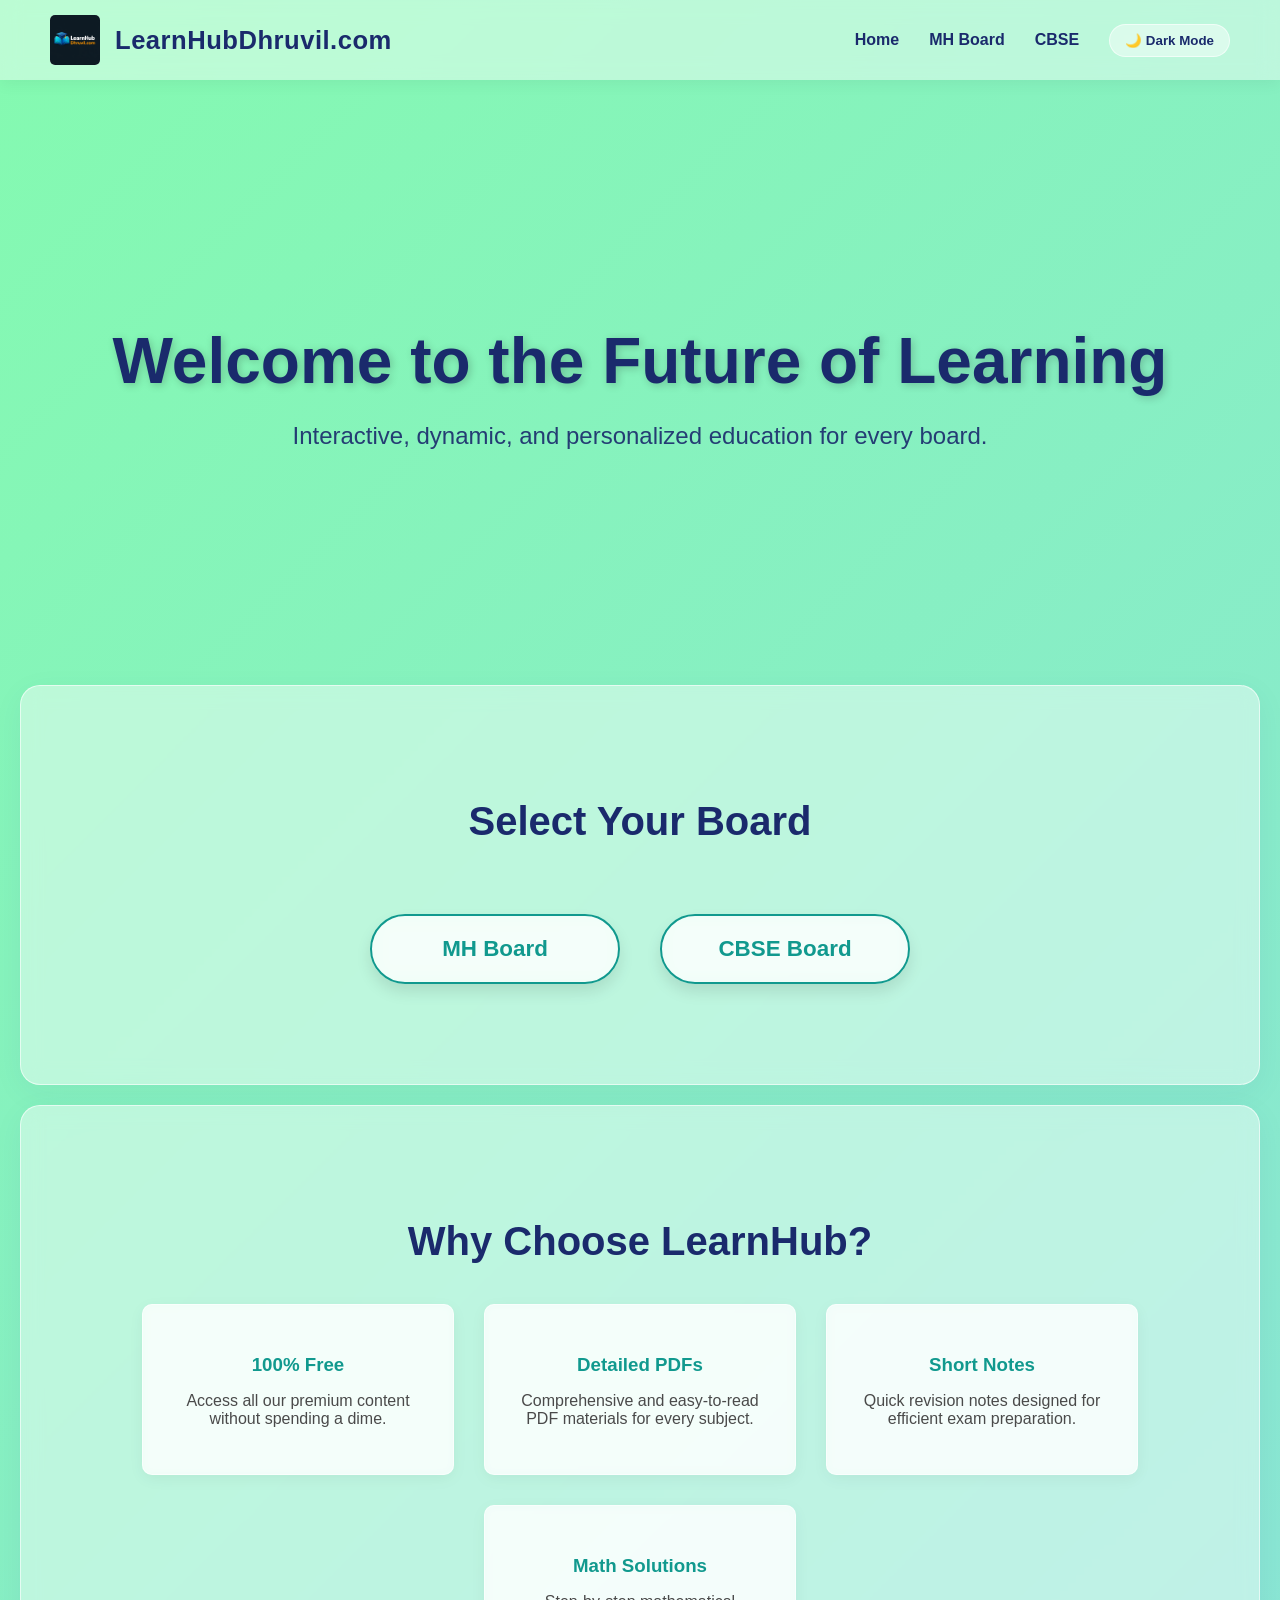
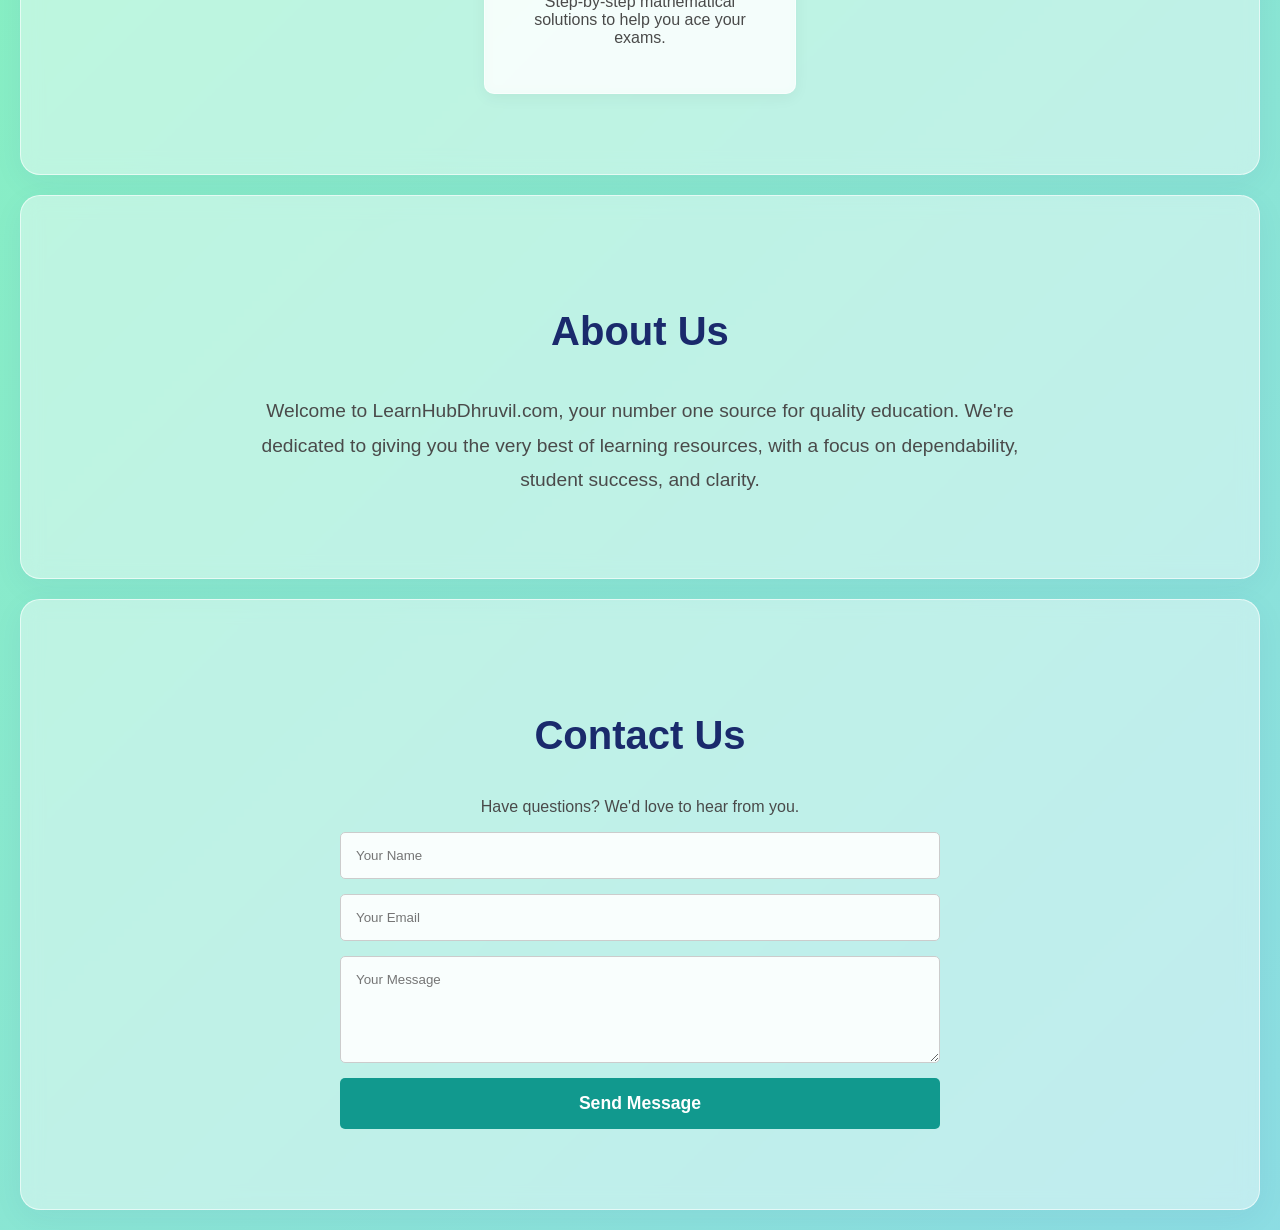
<file: index.html>
<!DOCTYPE html>
<html lang="en">
<head>
    <meta charset="UTF-8">
    <meta name="viewport" content="width=device-width, initial-scale=1.0">
    <title>LearnHubDhruvil.com | Empowering Education</title>
    <link rel="stylesheet" href="style.css">
</head>
<body>
    <!-- Navbar -->
    <header class="navbar">
        <div class="logo-container">
            <!-- Here is the path to your logo next to the domain name -->
            <img src="LOGO.png" alt="LearnHub Logo" class="logo">
            <span class="domain-name">LearnHubDhruvil.com</span>
        </div>
        <nav>
            <ul class="nav-links">
                <li><a href="index.html">Home</a></li>
                <li><a href="./boards/maharashtra/mhboard.html">MH Board</a></li>
                <li><a href="./boards/cbse/cbse.html">CBSE</a></li>
                <li><button id="theme-toggle">🌙 Dark Mode</button></li>
            </ul>
        </nav>
    </header>

    <!-- Animated Hero Section -->
    <section class="hero">
        <div class="hero-content">
            <h1 class="animate-title">Welcome to the Future of Learning</h1>
            <p>Interactive, dynamic, and personalized education for every board.</p>
        </div>
    </section>

    <!-- Boards Section -->
    <section class="boards-section">
        <h2>Select Your Board</h2>
        <div class="boards-wrapper">
            <div class="boards-container">
                <button class="board-btn" onclick="window.location.href='/boards/maharashtra/mhboard.html'">MH Board</button>
                <button class="board-btn" onclick="window.location.href='./boards/cbse/cbse.html'">CBSE Board</button>
            </div>
        </div>
    </section>

    <!-- Characteristics Section -->
    <section class="features-section" id="features">
        <h2 class="section-title">Why Choose LearnHub?</h2>
        <div class="features-grid">
            <div class="feature-card">
                <h3>100% Free</h3>
                <p>Access all our premium content without spending a dime.</p>
            </div>
            <div class="feature-card">
                <h3>Detailed PDFs</h3>
                <p>Comprehensive and easy-to-read PDF materials for every subject.</p>
            </div>
            <div class="feature-card">
                <h3>Short Notes</h3>
                <p>Quick revision notes designed for efficient exam preparation.</p>
            </div>
            <div class="feature-card">
                <h3>Math Solutions</h3>
                <p>Step-by-step mathematical solutions to help you ace your exams.</p>
            </div>
        </div>
    </section>

    <!-- About Us Section -->
    <section class="about-section" id="about">
        <h2 class="section-title">About Us</h2>
        <p>Welcome to LearnHubDhruvil.com, your number one source for quality education. We're dedicated to giving you the very best of learning resources, with a focus on dependability, student success, and clarity.</p>
    </section>

    <!-- Contact Us Section -->
    <section class="contact-section" id="contact">
        <h2 class="section-title">Contact Us</h2>
        <p>Have questions? We'd love to hear from you.</p>
        <form class="contact-form">
            <input type="text" placeholder="Your Name" required>
            <input type="email" placeholder="Your Email" required>
            <textarea placeholder="Your Message" rows="5" required></textarea>
            <button type="submit">Send Message</button>
        </form>
    </section>

    <script src="script.js"></script>
</body>
</html>
</file>
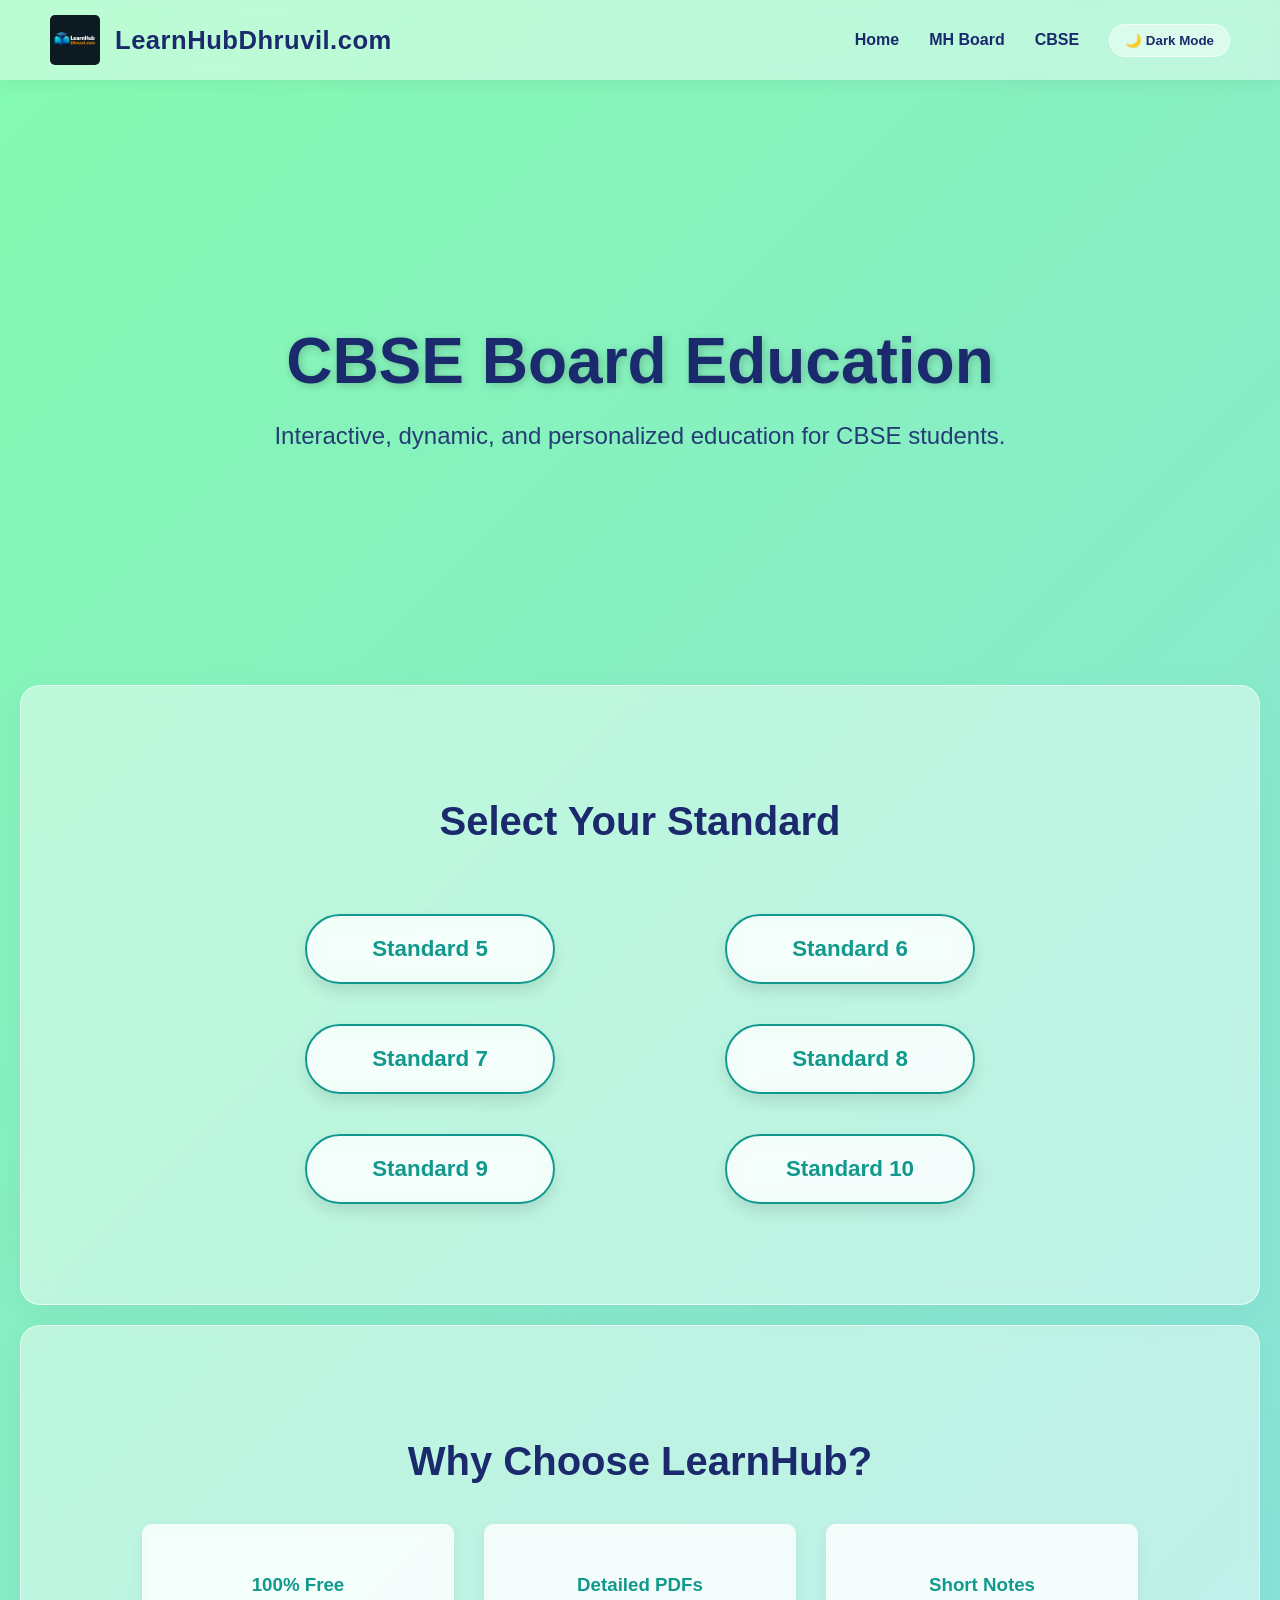
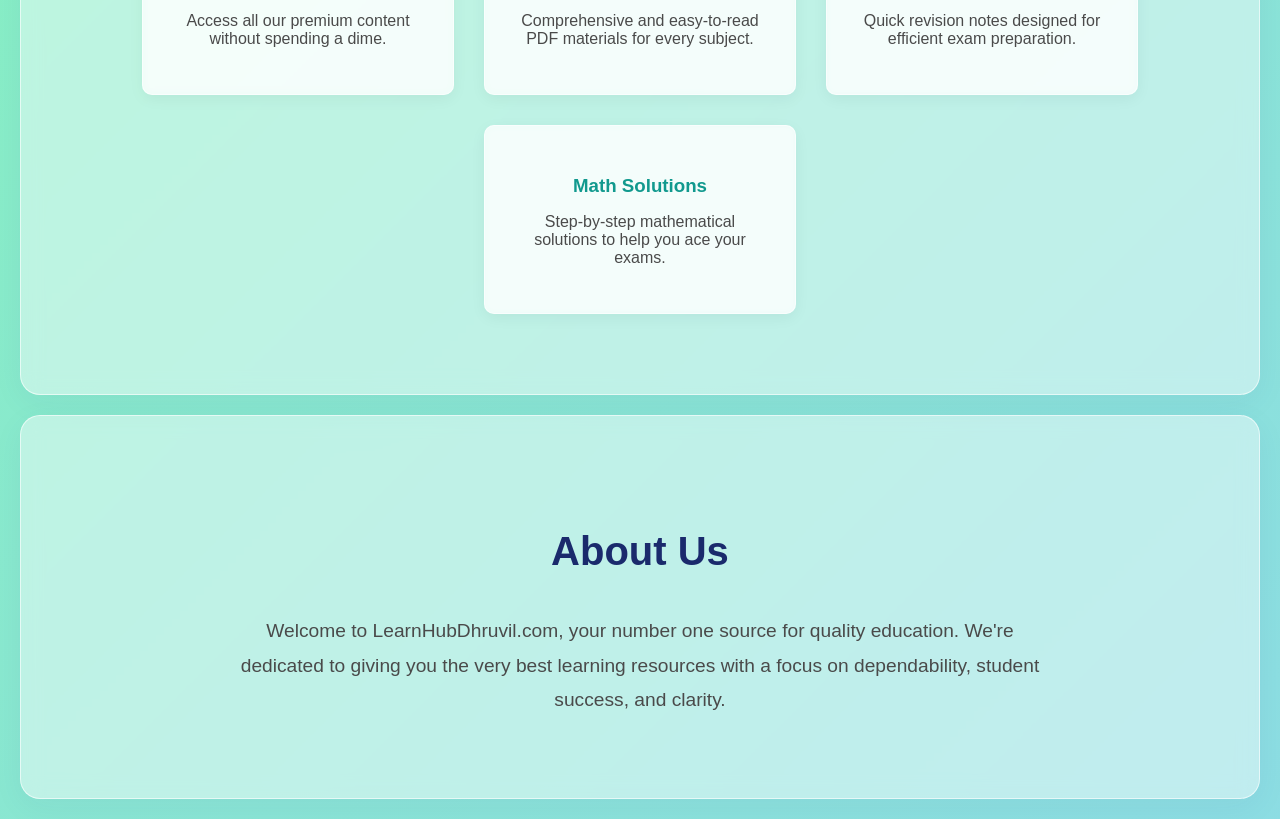
<file: boards/cbse/cbse.html>
<!DOCTYPE html>
<html lang="en">
<head>
    <meta charset="UTF-8">
    <meta name="viewport" content="width=device-width, initial-scale=1.0">

    <title>LearnHubDhruvil.com | CBSE Board</title>

    <!-- MAIN CSS -->
    <link rel="stylesheet" href="../../style.css">
</head>

<body>

    <!-- Navbar -->
    <header class="navbar">

        <div class="logo-container">
            <img src="../../LOGO.png" alt="LearnHub Logo" class="logo">
            <span class="domain-name">LearnHubDhruvil.com</span>
        </div>

        <nav>
            <ul class="nav-links">

                <!-- FIXED PATHS -->
                <li><a href="../../index.html">Home</a></li>

                <li>
                    <a href="../../boards/maharashtra/mhboard.html">
                        MH Board
                    </a>
                </li>

                <li>
                    <a href="../../boards/cbse/cbse.html">
                        CBSE
                    </a>
                </li>

                <li>
                    <button id="theme-toggle">
                        🌙 Dark Mode
                    </button>
                </li>

            </ul>
        </nav>

    </header>

    <!-- Hero Section -->
    <section class="hero">

        <div class="hero-content">

            <h1 class="animate-title">
                CBSE Board Education
            </h1>

            <p>
                Interactive, dynamic, and personalized education for CBSE students.
            </p>

        </div>

    </section>

    <!-- Standards Section -->
    <section class="boards-section">

        <h2>Select Your Standard</h2>

        <div class="boards-wrapper">

            <div class="boards-grid">

                <button class="board-btn">
                    Standard 5
                </button>

                <!-- FIXED BUTTON -->
                <button
                    class="board-btn"
                    onclick="window.location.href='./STANDARD6/cbse6.html'">

                    Standard 6

                </button>

                <button class="board-btn">
                    Standard 7
                </button>

                <button class="board-btn">
                    Standard 8
                </button>

                <button class="board-btn">
                    Standard 9
                </button>

                <button class="board-btn">
                    Standard 10
                </button>

            </div>

        </div>

    </section>

    <!-- Features -->
    <section class="features-section" id="features">

        <h2 class="section-title">
            Why Choose LearnHub?
        </h2>

        <div class="features-grid">

            <div class="feature-card">
                <h3>100% Free</h3>
                <p>
                    Access all our premium content without spending a dime.
                </p>
            </div>

            <div class="feature-card">
                <h3>Detailed PDFs</h3>
                <p>
                    Comprehensive and easy-to-read PDF materials for every subject.
                </p>
            </div>

            <div class="feature-card">
                <h3>Short Notes</h3>
                <p>
                    Quick revision notes designed for efficient exam preparation.
                </p>
            </div>

            <div class="feature-card">
                <h3>Math Solutions</h3>
                <p>
                    Step-by-step mathematical solutions to help you ace your exams.
                </p>
            </div>

        </div>

    </section>

    <!-- About -->
    <section class="about-section" id="about">

        <h2 class="section-title">
            About Us
        </h2>

        <p>
            Welcome to LearnHubDhruvil.com, your number one source for quality education.
            We're dedicated to giving you the very best learning resources with a focus on
            dependability, student success, and clarity.
        </p>

    </section>

    <!-- MAIN JS -->
    <script src="../../script.js"></script>

</body>
</html>
</file>
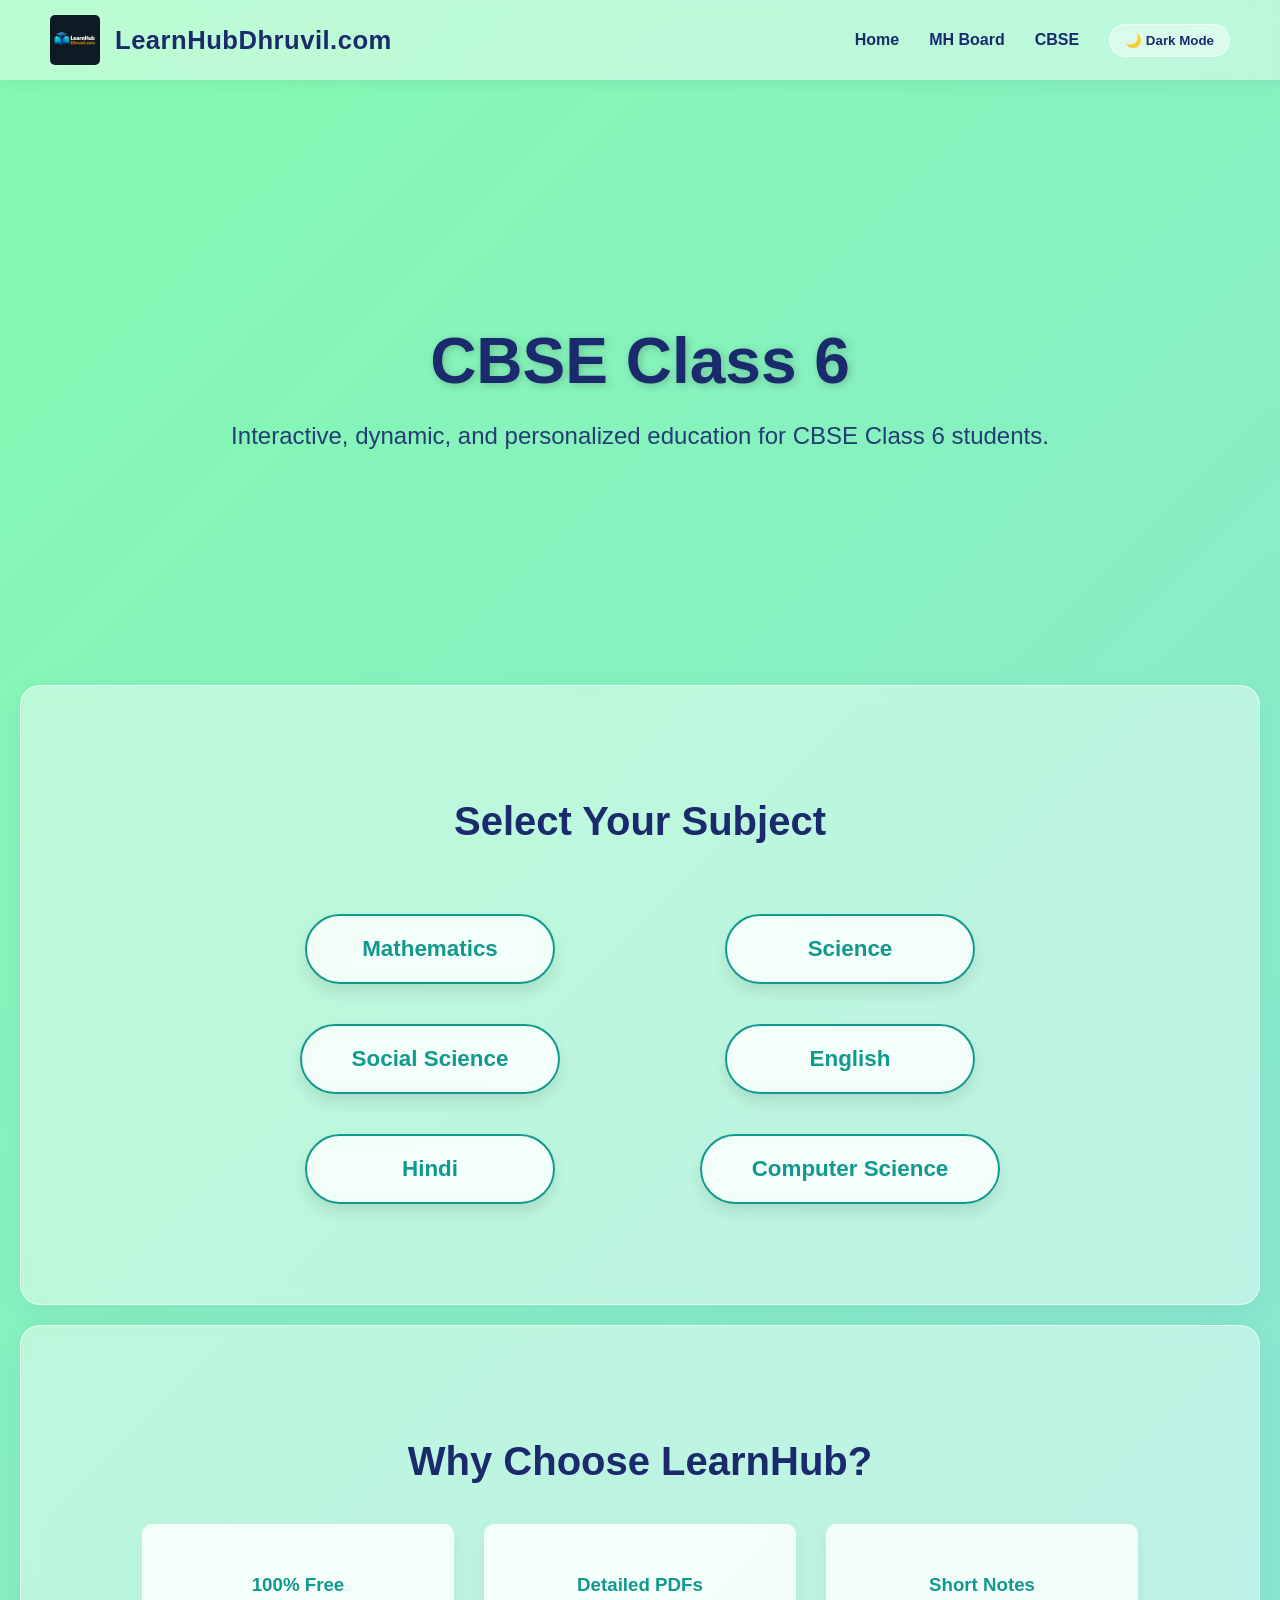
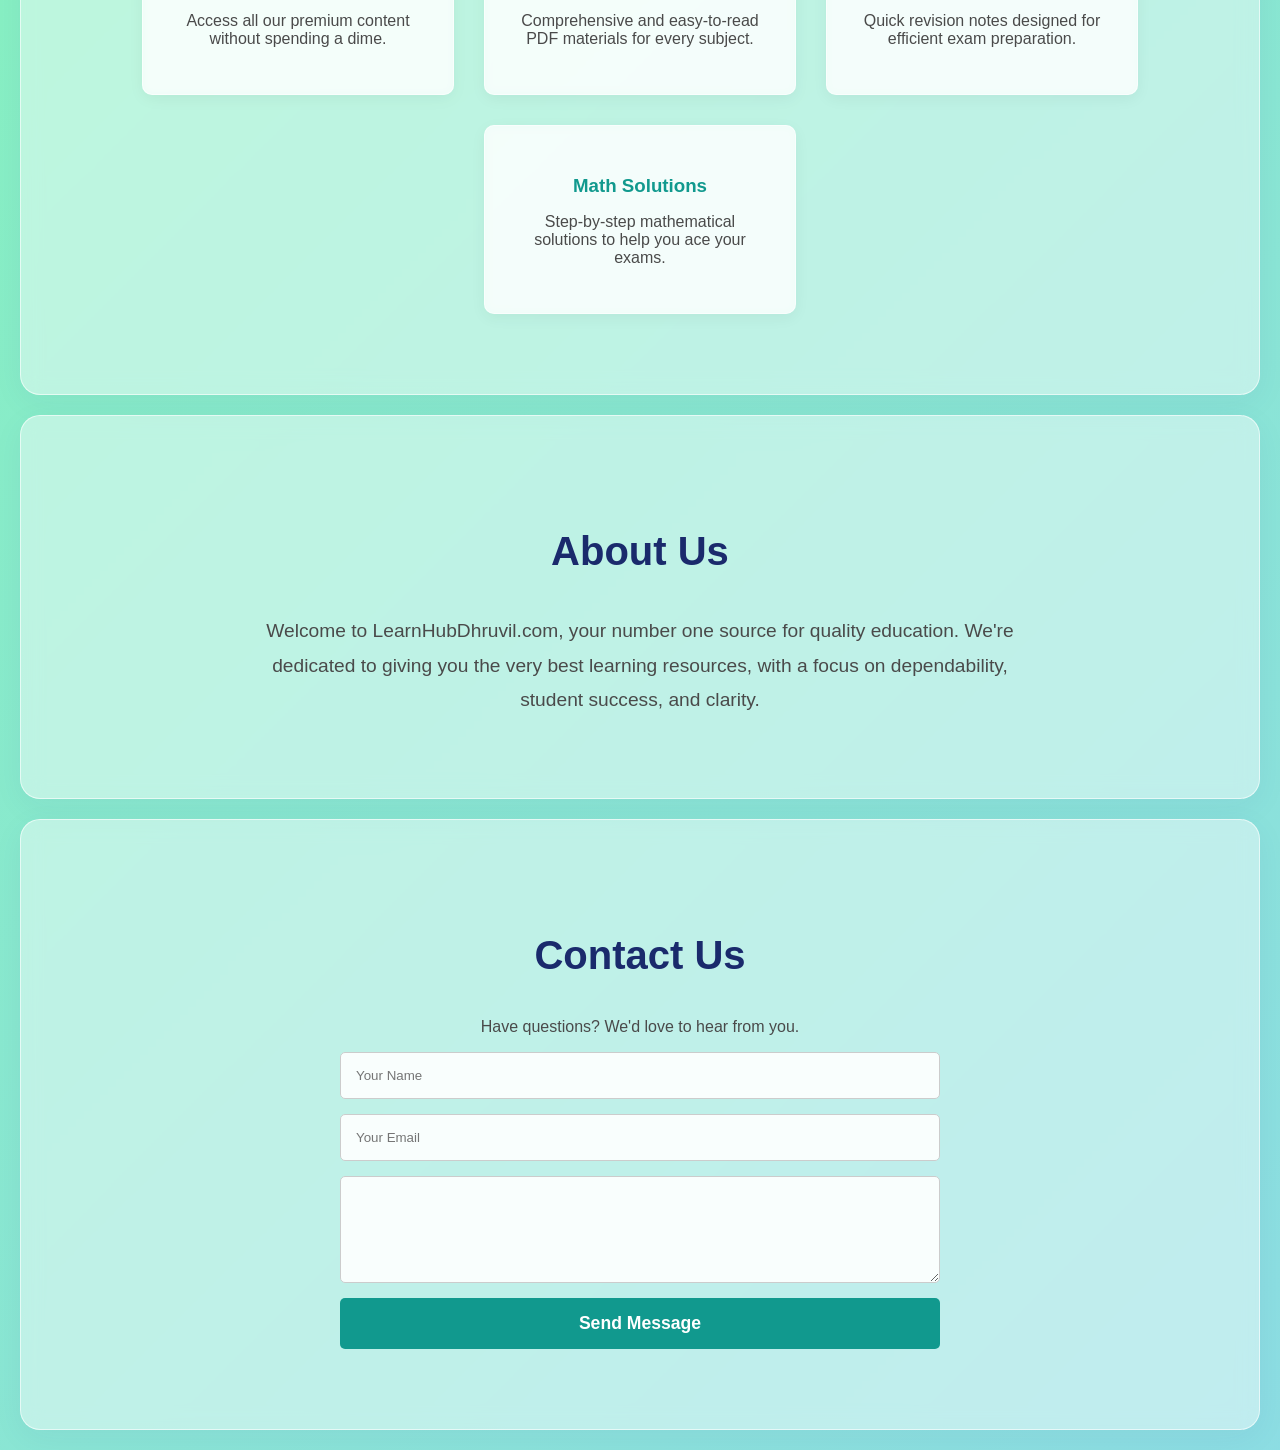
<file: boards/cbse/STANDARD6/cbse6.html>
<!DOCTYPE html>
<html lang="en">
<head>
    <meta charset="UTF-8">
    <meta name="viewport" content="width=device-width, initial-scale=1.0">

    <title>LearnHubDhruvil.com | CBSE Class 6</title>

    <!-- MAIN CSS -->
    <link rel="stylesheet" href="../../../style.css">
</head>

<body>

    <!-- Navbar -->
    <header class="navbar">

        <div class="logo-container">
            <img src="../../../LOGO.png" alt="LearnHub Logo" class="logo">

            <span class="domain-name">
                LearnHubDhruvil.com
            </span>
        </div>

        <nav>
            <ul class="nav-links">

                <!-- FIXED LINKS -->
                <li>
                    <a href="../../../index.html">
                        Home
                    </a>
                </li>

                <li>
                    <a href="../../maharashtra/mhboard.html">
                        MH Board
                    </a>
                </li>

                <li>
                    <a href="../cbse.html">
                        CBSE
                    </a>
                </li>

                <li>
                    <button id="theme-toggle">
                        🌙 Dark Mode
                    </button>
                </li>

            </ul>
        </nav>

    </header>

    <!-- Hero Section -->
    <section class="hero">

        <div class="hero-content">

            <h1 class="animate-title">
                CBSE Class 6
            </h1>

            <p>
                Interactive, dynamic, and personalized education for CBSE Class 6 students.
            </p>

        </div>

    </section>

    <!-- Subjects Section -->
    <section class="boards-section">

        <h2>Select Your Subject</h2>

        <div class="boards-wrapper">

            <div class="boards-grid">

                <!-- Mathematics -->
                <button class="board-btn">
                    Mathematics
                </button>

                <!-- Science -->
                <button
                    class="board-btn"
                    onclick="window.location.href='./sci/cbse6sci.html'">

                    Science

                </button>

                <!-- Social Science -->
                <button class="board-btn">
                    Social Science
                </button>

                <!-- English -->
                <button class="board-btn">
                    English
                </button>

                <!-- Hindi -->
                <button class="board-btn">
                    Hindi
                </button>

                <!-- Computer Science -->
                <button class="board-btn">
                    Computer Science
                </button>

            </div>

        </div>

    </section>

    <!-- Features Section -->
    <section class="features-section" id="features">

        <h2 class="section-title">
            Why Choose LearnHub?
        </h2>

        <div class="features-grid">

            <div class="feature-card">
                <h3>100% Free</h3>

                <p>
                    Access all our premium content without spending a dime.
                </p>
            </div>

            <div class="feature-card">
                <h3>Detailed PDFs</h3>

                <p>
                    Comprehensive and easy-to-read PDF materials for every subject.
                </p>
            </div>

            <div class="feature-card">
                <h3>Short Notes</h3>

                <p>
                    Quick revision notes designed for efficient exam preparation.
                </p>
            </div>

            <div class="feature-card">
                <h3>Math Solutions</h3>

                <p>
                    Step-by-step mathematical solutions to help you ace your exams.
                </p>
            </div>

        </div>

    </section>

    <!-- About Us -->
    <section class="about-section" id="about">

        <h2 class="section-title">
            About Us
        </h2>

        <p>
            Welcome to LearnHubDhruvil.com, your number one source for quality education.
            We're dedicated to giving you the very best learning resources,
            with a focus on dependability, student success, and clarity.
        </p>

    </section>

    <!-- Contact Section -->
    <section class="contact-section" id="contact">

        <h2 class="section-title">
            Contact Us
        </h2>

        <p>
            Have questions? We'd love to hear from you.
        </p>

        <form class="contact-form">

            <input
                type="text"
                placeholder="Your Name"
                required
            >

            <input
                type="email"
                placeholder="Your Email"
                required
            >

            <textarea
                placeholder="Your Message"
                rows="5"
                required>
            </textarea>

            <button type="submit">
                Send Message
            </button>

        </form>

    </section>

    <!-- MAIN JS -->
    <script src="../../../script.js"></script>

</body>
</html>
</file>
<file: style.css>
/* Global Styles */
:root {
  --bg-gradient: linear-gradient(-45deg, #a18cd1, #fbc2eb, #8fd3f4, #84fab0);
  --text-main: #4a4a4a;
  --text-heading: #1a2a6c;
  --accent-primary: #11998e;
  --accent-secondary: #38ef7d;
  --glass-bg: rgba(255, 255, 255, 0.45);
  --glass-border: rgba(255, 255, 255, 0.6);
  --card-bg: rgba(255, 255, 255, 0.7);
  --input-bg: rgba(255, 255, 255, 0.9);
  --input-border: #cccccc;
}

[data-theme="dark"] {
  --bg-gradient: linear-gradient(-45deg, #0f2027, #203a43, #2c5364, #000000);
  --text-main: #e0e0e0;
  --text-heading: #ffffff;
  --accent-primary: #00f2fe;
  --accent-secondary: #4facfe;
  --glass-bg: rgba(0, 0, 0, 0.5);
  --glass-border: rgba(255, 255, 255, 0.1);
  --card-bg: rgba(30, 30, 30, 0.6);
  --input-bg: rgba(0, 0, 0, 0.6);
  --input-border: rgba(255, 255, 255, 0.2);
}

body {
  margin: 0;
  padding: 0;
  font-family: 'Segoe UI', Tahoma, Geneva, Verdana, sans-serif;
  background: var(--bg-gradient);
  background-size: 400% 400%;
  animation: gradientBG 15s ease infinite;
  color: var(--text-main);
  overflow-x: hidden;
}

/* Navbar & Logo Setup */
.navbar {
  display: flex;
  justify-content: space-between;
  align-items: center;
  background: var(--glass-bg);
  backdrop-filter: blur(10px);
  -webkit-backdrop-filter: blur(10px);
  padding: 15px 50px;
  box-shadow: 0 4px 15px rgba(0,0,0,0.05);
  position: sticky;
  top: 0;
  z-index: 1000;
}

.logo-container {
  display: flex;
  align-items: center;
  gap: 15px;
}

.logo {
  width: 50px;
  height: 50px;
  object-fit: contain;
  background-color: #eee; /* Placeholder bg until logo.png loads */
  border-radius: 5px;
}

.domain-name {
  font-size: 1.6rem;
  font-weight: 800;
  color: var(--text-heading);
  letter-spacing: 0.5px;
}

/* Navigation & Hover Menu */
.nav-links {
  list-style: none;
  display: flex;
  gap: 30px;
  margin: 0;
  padding: 0;
}

.nav-links li {
  position: relative;
  display: flex;
  align-items: center;
}

.nav-links a {
  text-decoration: none;
  color: var(--text-heading);
  font-weight: 600;
  transition: color 0.3s;
}

.nav-links a:hover {
  color: var(--accent-primary);
}

#theme-toggle {
  background: var(--glass-bg);
  border: 1px solid var(--glass-border);
  color: var(--text-heading);
  padding: 8px 15px;
  border-radius: 20px;
  cursor: pointer;
  font-weight: 600;
  transition: all 0.3s ease;
}

#theme-toggle:hover {
  background: var(--accent-primary);
  color: white;
}

/* Hero Section Animations */
.hero {
  height: 65vh;
  background: transparent;
  display: flex;
  align-items: center;
  justify-content: center;
  text-align: center;
  color: var(--text-heading);
  padding: 0 20px;
}

.animate-title {
  font-size: 4rem;
  margin-bottom: 20px;
  animation: fadeInDown 1s ease-out;
  text-shadow: 2px 2px 8px rgba(0,0,0,0.2);
}

.hero p {
  font-size: 1.5rem;
  animation: fadeInUp 1s ease-out;
  opacity: 0.9;
}

/* Auto Scrolling Board Buttons */
.boards-section h2 {
  font-size: 2.5rem;
  color: var(--text-heading);
  margin-bottom: 50px;
}

.boards-wrapper {
  width: 100%;
  padding: 20px 0;
}

.boards-container {
  display: flex;
  flex-direction: row;
  justify-content: center;
  align-items: center;
  gap: 40px;
  flex-wrap: wrap;
}

/* New strict 2x3 grid layout */
.boards-grid {
  display: grid;
  grid-template-columns: repeat(2, 1fr);
  gap: 40px;
  justify-items: center;
  max-width: 800px;
  margin: 0 auto;
}

.board-btn {
  background: var(--card-bg);
  backdrop-filter: blur(10px);
  color: var(--accent-primary);
  border: 2px solid var(--accent-primary);
  padding: 20px 50px;
  width: auto;
  min-width: 250px;
  font-size: 1.4rem;
  font-weight: 700;
  border-radius: 50px;
  cursor: pointer;
  transition: all 0.4s cubic-bezier(0.175, 0.885, 0.32, 1.275);
  box-shadow: 0 8px 15px rgba(0,0,0,0.1);
  position: relative;
  overflow: hidden;
  z-index: 1;
}

.board-btn::before {
  content: '';
  position: absolute;
  top: 0; left: 0; right: 0; bottom: 0;
  background: linear-gradient(135deg, var(--accent-primary) 0%, var(--accent-secondary) 100%);
  z-index: -1;
  transition: opacity 0.4s ease;
  opacity: 0;
  border-radius: 50px;
}

.board-btn:hover {
  color: white;
  transform: translateY(-5px) scale(1.05);
  box-shadow: 0 15px 25px rgba(79, 172, 254, 0.5);
  border-color: transparent;
}

.board-btn:hover::before {
  opacity: 1;
}

/* Features & Info Sections */
.boards-section, .features-section, .about-section, .contact-section {
  padding: 80px 20px;
  text-align: center;
  background: var(--glass-bg);
  backdrop-filter: blur(10px);
  margin: 20px;
  border-radius: 20px;
  border: 1px solid var(--glass-border);
  box-shadow: 0 8px 32px rgba(31, 38, 135, 0.05);
}

.section-title {
  font-size: 2.5rem;
  color: var(--text-heading);
  margin-bottom: 40px;
}

.features-grid {
  display: flex;
  flex-wrap: wrap;
  justify-content: center;
  gap: 30px;
  max-width: 1200px;
  margin: 0 auto;
}

.feature-card {
  background: var(--card-bg);
  backdrop-filter: blur(5px);
  border: 1px solid var(--glass-border);
  padding: 30px;
  border-radius: 10px;
  box-shadow: 0 4px 15px rgba(0,0,0,0.05);
  width: 250px;
  transition: transform 0.3s ease;
}

.feature-card:hover {
  transform: translateY(-10px);
}

.feature-card h3 {
  color: var(--accent-primary);
  margin-bottom: 15px;
}

.about-section p {
  max-width: 800px;
  margin: 0 auto;
  font-size: 1.2rem;
  line-height: 1.8;
  color: var(--text-main);
}

.contact-form {
  max-width: 600px;
  margin: 0 auto;
  display: flex;
  flex-direction: column;
  gap: 15px;
}

.contact-form input, .contact-form textarea {
  padding: 15px;
  background: var(--input-bg);
  color: var(--text-main);
  border: 1px solid var(--input-border);
  border-radius: 5px;
  font-family: inherit;
}

.contact-form button {
  background: var(--accent-primary);
  color: white;
  border: none;
  padding: 15px;
  font-size: 1.1rem;
  font-weight: bold;
  border-radius: 5px;
  cursor: pointer;
  transition: background 0.3s;
}

.contact-form button:hover {
  background: var(--accent-secondary);
}

/* Keyframes */
@keyframes gradientBG {
  0% { background-position: 0% 50%; }
  50% { background-position: 100% 50%; }
  100% { background-position: 0% 50%; }
}

@keyframes scroll-left {
  0% { transform: translateX(0); }
  100% { transform: translateX(-50%); }
}

@keyframes fadeInDown {
  from { opacity: 0; transform: translateY(-20px); }
  to { opacity: 1; transform: translateY(0); }
}

@keyframes fadeInUp {
  from { opacity: 0; transform: translateY(20px); }
  to { opacity: 1; transform: translateY(0); }
}

/* Responsive Design for 9:16 Aspect Ratios (e.g., Mobile Devices) */
@media (max-width: 768px) {
  /* Responsive Navbar */
  .navbar {
    flex-direction: column;
    gap: 10px;
    padding: 15px 20px;
  }

  .nav-links {
    justify-content: center;
    flex-wrap: wrap;
    gap: 15px 25px;
    padding-top: 10px;
  }

  .domain-name {
    font-size: 1.5rem;
  }

  /* Responsive Hero Section */
  .hero {
    height: 50vh;
  }

  .animate-title {
    font-size: 2.5rem;
  }

  .hero p {
    font-size: 1.1rem;
  }

  /* Responsive Boards Section - Vertical Scroll */
  .boards-section h2 {
    font-size: 2rem;
  }

  .boards-section, .features-section, .about-section, .contact-section {
    padding: 60px 20px;
    margin: 10px;
  }

  .section-title {
    font-size: 2rem;
  }

  .boards-grid {
    grid-template-columns: 1fr;
  }

  .board-btn {
    font-size: 1.2rem;
  }
}
</file>
